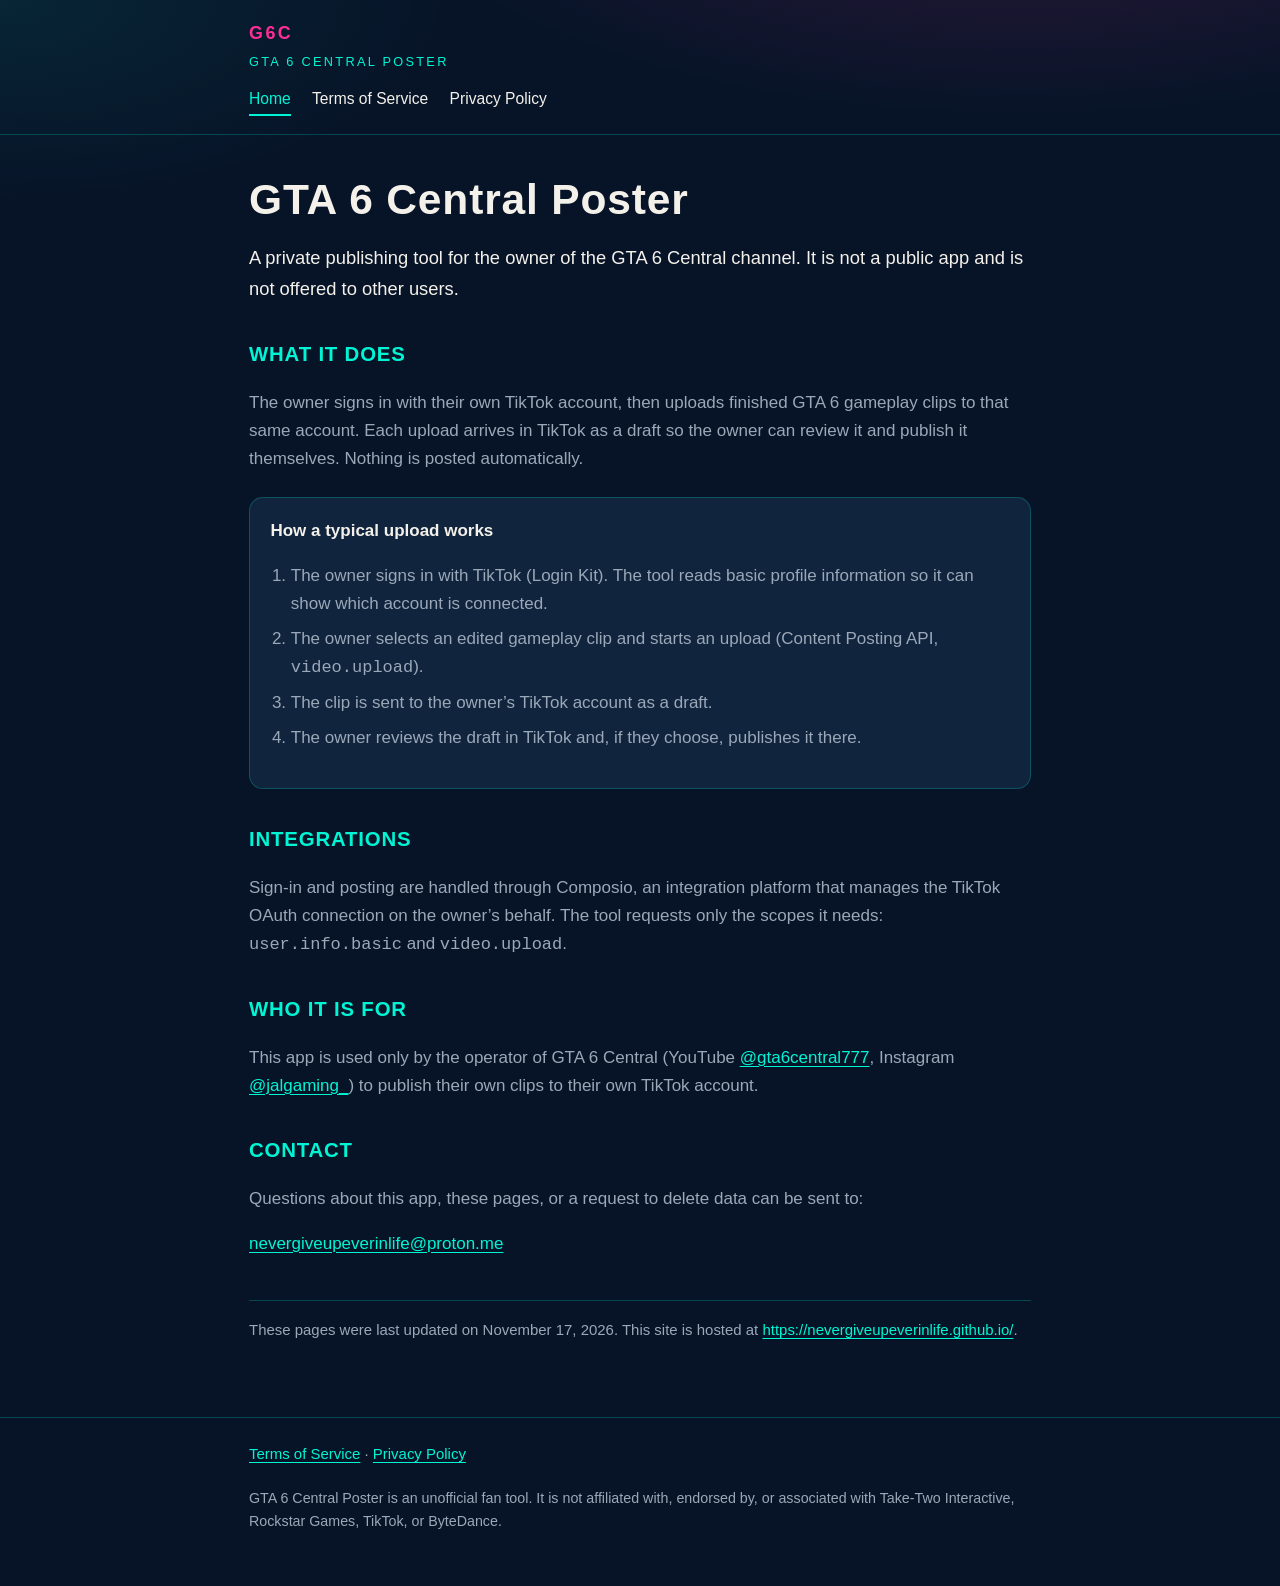
<file: index.html>
<!DOCTYPE html>
<html lang="en">
<head>
  <meta charset="utf-8">
  <meta name="viewport" content="width=device-width, initial-scale=1">
  <title>GTA 6 Central Poster</title>
  <meta name="description" content="A private tool the owner of GTA 6 Central uses to upload their own edited gameplay clips to their own TikTok account.">
  <link rel="canonical" href="https://nevergiveupeverinlife.github.io/">
  <link rel="stylesheet" href="styles.css">
</head>
<body>
  <header>
    <div class="wrap">
      <a class="brand" href="index.html">
        <span class="brand-mark">G6C</span>
        <span class="brand-sub">GTA 6 Central Poster</span>
      </a>
      <nav aria-label="Primary">
        <a href="index.html" aria-current="page">Home</a>
        <a href="terms.html">Terms of Service</a>
        <a href="privacy.html">Privacy Policy</a>
      </nav>
    </div>
  </header>

  <main class="wrap">
    <h1>GTA 6 Central Poster</h1>
    <p class="lead">A private publishing tool for the owner of the GTA 6 Central channel. It is not a public app and is not offered to other users.</p>

    <h2>What it does</h2>
    <p>The owner signs in with their own TikTok account, then uploads finished GTA 6 gameplay clips to that same account. Each upload arrives in TikTok as a draft so the owner can review it and publish it themselves. Nothing is posted automatically.</p>

    <div class="card">
      <p style="margin:0;color:var(--text)"><strong>How a typical upload works</strong></p>
      <ol>
        <li>The owner signs in with TikTok (Login Kit). The tool reads basic profile information so it can show which account is connected.</li>
        <li>The owner selects an edited gameplay clip and starts an upload (Content Posting API, <code>video.upload</code>).</li>
        <li>The clip is sent to the owner’s TikTok account as a draft.</li>
        <li>The owner reviews the draft in TikTok and, if they choose, publishes it there.</li>
      </ol>
    </div>

    <h2>Integrations</h2>
    <p>Sign-in and posting are handled through Composio, an integration platform that manages the TikTok OAuth connection on the owner’s behalf. The tool requests only the scopes it needs: <code>user.info.basic</code> and <code>video.upload</code>.</p>

    <h2>Who it is for</h2>
    <p>This app is used only by the operator of GTA 6 Central (YouTube <a href="https://www.youtube.com/@gta6central777">@gta6central777</a>, Instagram <a href="https://www.instagram.com/jalgaming_/">@jalgaming_</a>) to publish their own clips to their own TikTok account.</p>

    <h2>Contact</h2>
    <p>Questions about this app, these pages, or a request to delete data can be sent to:</p>
    <p><a href="mailto:nevergiveupeverinlife@proton.me">nevergiveupeverinlife@proton.me</a></p>

    <p class="meta">These pages were last updated on November 17, 2026. This site is hosted at <a href="https://nevergiveupeverinlife.github.io/">https://nevergiveupeverinlife.github.io/</a>.</p>
  </main>

  <footer>
    <div class="wrap">
      <div><a href="terms.html">Terms of Service</a> · <a href="privacy.html">Privacy Policy</a></div>
      <p class="disclaimer">GTA 6 Central Poster is an unofficial fan tool. It is not affiliated with, endorsed by, or associated with Take-Two Interactive, Rockstar Games, TikTok, or ByteDance.</p>
    </div>
  </footer>
</body>
</html>
</file>
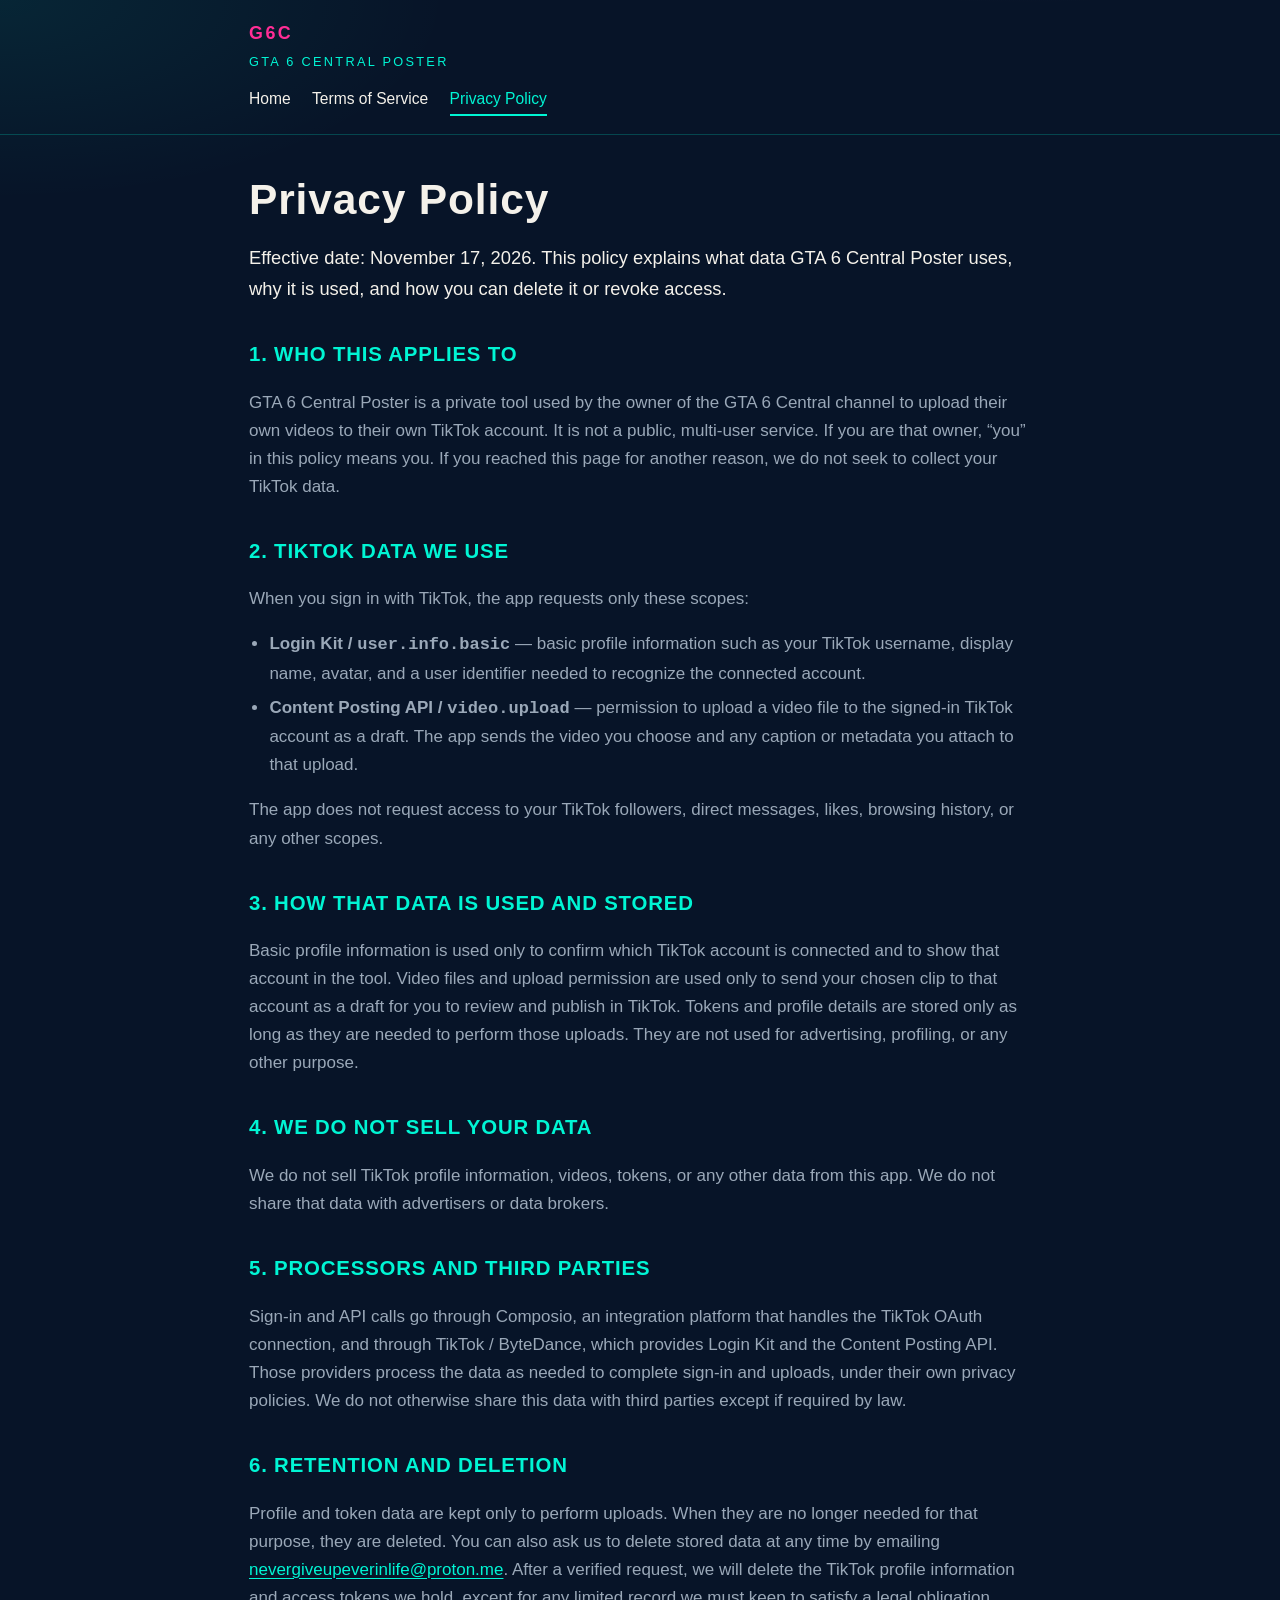
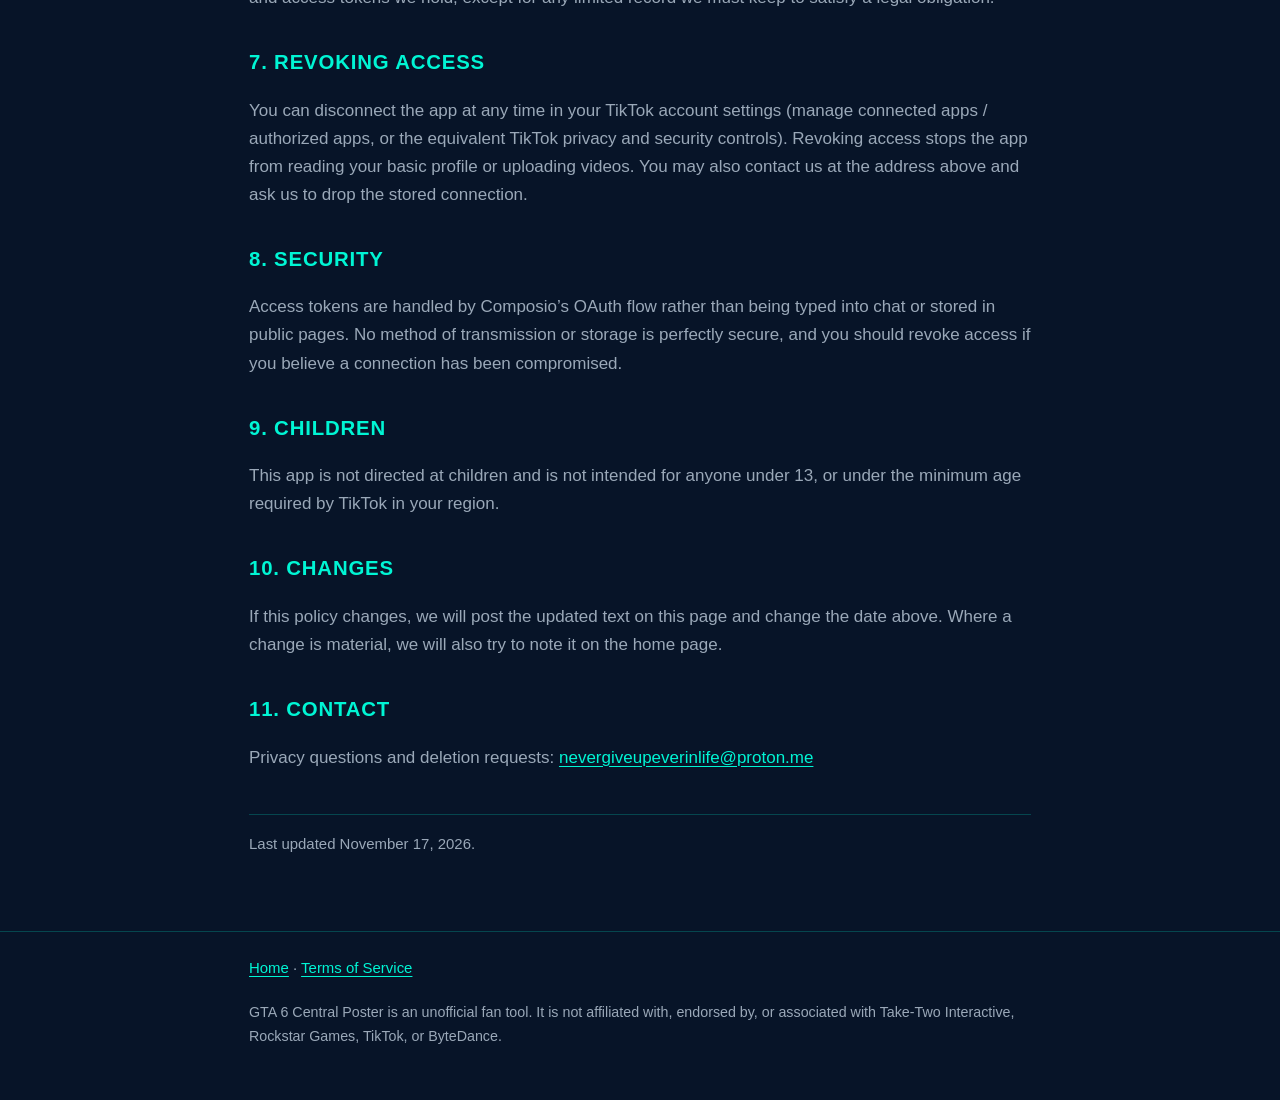
<file: privacy.html>
<!DOCTYPE html>
<html lang="en">
<head>
  <meta charset="utf-8">
  <meta name="viewport" content="width=device-width, initial-scale=1">
  <title>Privacy Policy — GTA 6 Central Poster</title>
  <meta name="description" content="Privacy Policy for GTA 6 Central Poster, covering TikTok profile and video-upload data.">
  <link rel="canonical" href="https://nevergiveupeverinlife.github.io/privacy.html">
  <link rel="stylesheet" href="styles.css">
</head>
<body>
  <header>
    <div class="wrap">
      <a class="brand" href="index.html">
        <span class="brand-mark">G6C</span>
        <span class="brand-sub">GTA 6 Central Poster</span>
      </a>
      <nav aria-label="Primary">
        <a href="index.html">Home</a>
        <a href="terms.html">Terms of Service</a>
        <a href="privacy.html" aria-current="page">Privacy Policy</a>
      </nav>
    </div>
  </header>

  <main class="wrap">
    <h1>Privacy Policy</h1>
    <p class="lead">Effective date: November 17, 2026. This policy explains what data GTA 6 Central Poster uses, why it is used, and how you can delete it or revoke access.</p>

    <h2>1. Who this applies to</h2>
    <p>GTA 6 Central Poster is a private tool used by the owner of the GTA 6 Central channel to upload their own videos to their own TikTok account. It is not a public, multi-user service. If you are that owner, “you” in this policy means you. If you reached this page for another reason, we do not seek to collect your TikTok data.</p>

    <h2>2. TikTok data we use</h2>
    <p>When you sign in with TikTok, the app requests only these scopes:</p>
    <ul>
      <li><strong>Login Kit / <code>user.info.basic</code></strong> — basic profile information such as your TikTok username, display name, avatar, and a user identifier needed to recognize the connected account.</li>
      <li><strong>Content Posting API / <code>video.upload</code></strong> — permission to upload a video file to the signed-in TikTok account as a draft. The app sends the video you choose and any caption or metadata you attach to that upload.</li>
    </ul>
    <p>The app does not request access to your TikTok followers, direct messages, likes, browsing history, or any other scopes.</p>

    <h2>3. How that data is used and stored</h2>
    <p>Basic profile information is used only to confirm which TikTok account is connected and to show that account in the tool. Video files and upload permission are used only to send your chosen clip to that account as a draft for you to review and publish in TikTok. Tokens and profile details are stored only as long as they are needed to perform those uploads. They are not used for advertising, profiling, or any other purpose.</p>

    <h2>4. We do not sell your data</h2>
    <p>We do not sell TikTok profile information, videos, tokens, or any other data from this app. We do not share that data with advertisers or data brokers.</p>

    <h2>5. Processors and third parties</h2>
    <p>Sign-in and API calls go through Composio, an integration platform that handles the TikTok OAuth connection, and through TikTok / ByteDance, which provides Login Kit and the Content Posting API. Those providers process the data as needed to complete sign-in and uploads, under their own privacy policies. We do not otherwise share this data with third parties except if required by law.</p>

    <h2>6. Retention and deletion</h2>
    <p>Profile and token data are kept only to perform uploads. When they are no longer needed for that purpose, they are deleted. You can also ask us to delete stored data at any time by emailing <a href="mailto:nevergiveupeverinlife@proton.me">nevergiveupeverinlife@proton.me</a>. After a verified request, we will delete the TikTok profile information and access tokens we hold, except for any limited record we must keep to satisfy a legal obligation.</p>

    <h2>7. Revoking access</h2>
    <p>You can disconnect the app at any time in your TikTok account settings (manage connected apps / authorized apps, or the equivalent TikTok privacy and security controls). Revoking access stops the app from reading your basic profile or uploading videos. You may also contact us at the address above and ask us to drop the stored connection.</p>

    <h2>8. Security</h2>
    <p>Access tokens are handled by Composio’s OAuth flow rather than being typed into chat or stored in public pages. No method of transmission or storage is perfectly secure, and you should revoke access if you believe a connection has been compromised.</p>

    <h2>9. Children</h2>
    <p>This app is not directed at children and is not intended for anyone under 13, or under the minimum age required by TikTok in your region.</p>

    <h2>10. Changes</h2>
    <p>If this policy changes, we will post the updated text on this page and change the date above. Where a change is material, we will also try to note it on the home page.</p>

    <h2>11. Contact</h2>
    <p>Privacy questions and deletion requests: <a href="mailto:nevergiveupeverinlife@proton.me">nevergiveupeverinlife@proton.me</a></p>

    <p class="meta">Last updated November 17, 2026.</p>
  </main>

  <footer>
    <div class="wrap">
      <div><a href="index.html">Home</a> · <a href="terms.html">Terms of Service</a></div>
      <p class="disclaimer">GTA 6 Central Poster is an unofficial fan tool. It is not affiliated with, endorsed by, or associated with Take-Two Interactive, Rockstar Games, TikTok, or ByteDance.</p>
    </div>
  </footer>
</body>
</html>
</file>
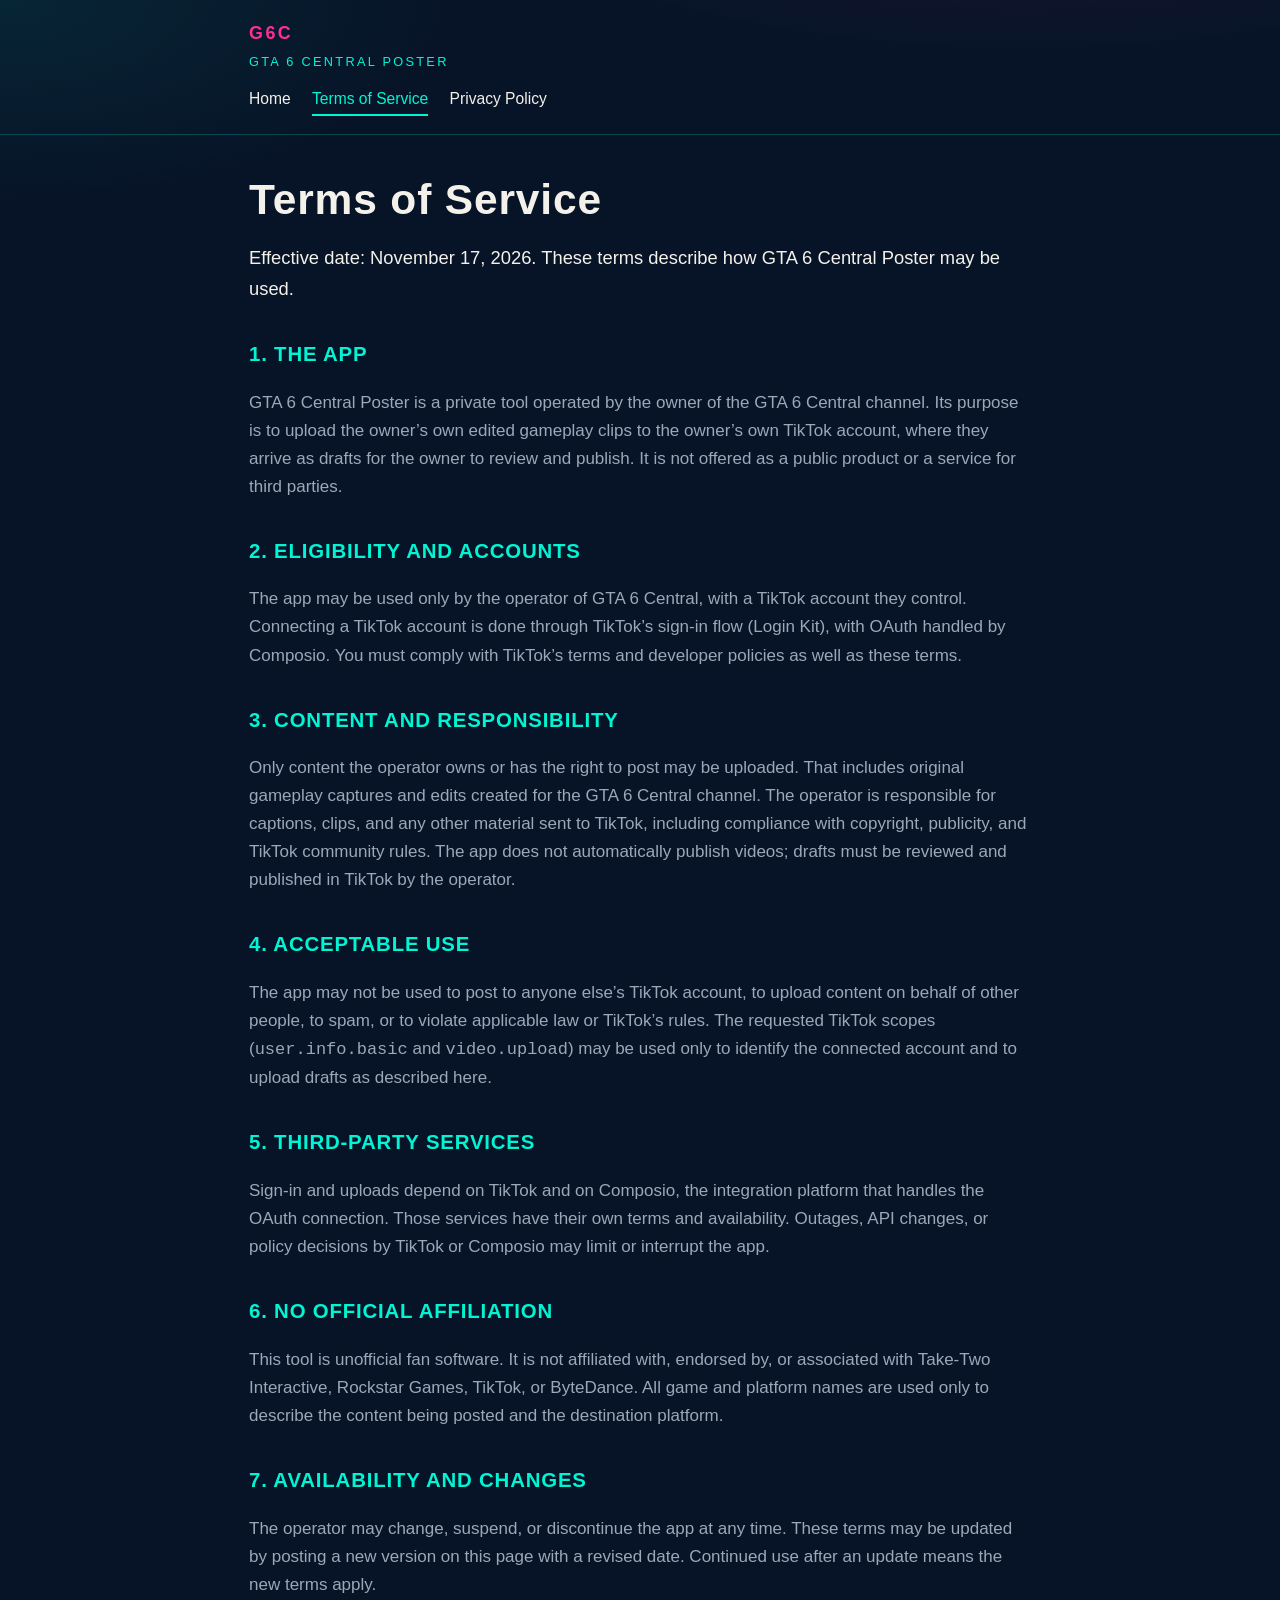
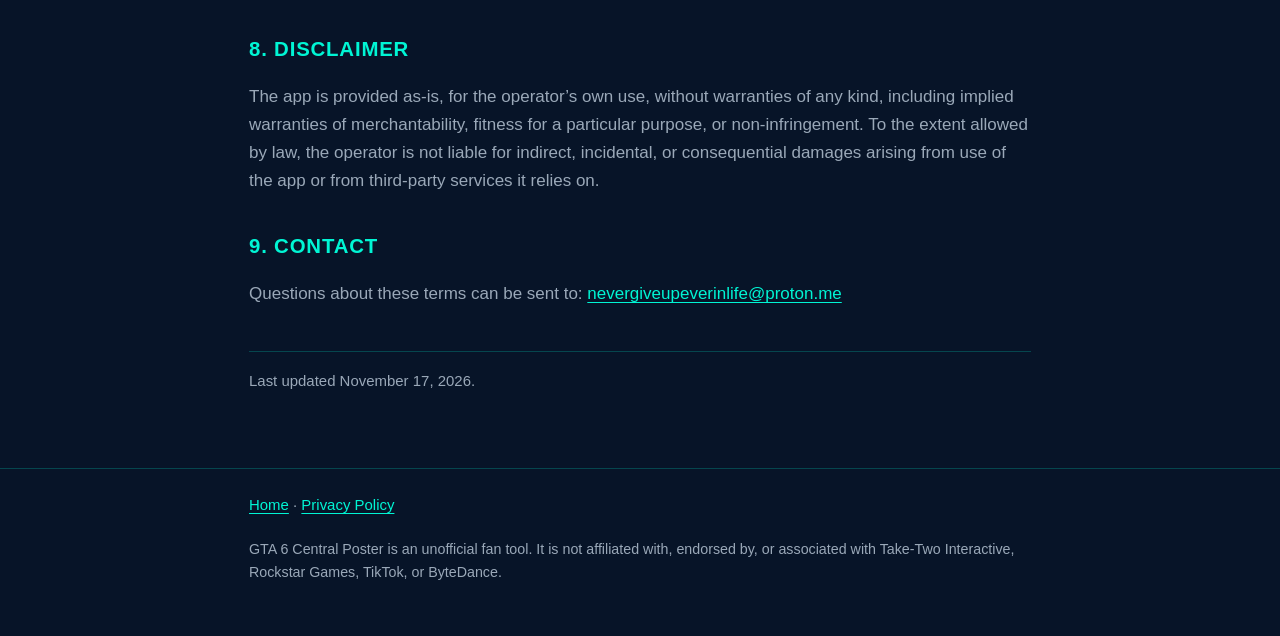
<file: terms.html>
<!DOCTYPE html>
<html lang="en">
<head>
  <meta charset="utf-8">
  <meta name="viewport" content="width=device-width, initial-scale=1">
  <title>Terms of Service — GTA 6 Central Poster</title>
  <meta name="description" content="Terms of Service for GTA 6 Central Poster, a private TikTok upload tool.">
  <link rel="canonical" href="https://nevergiveupeverinlife.github.io/terms.html">
  <link rel="stylesheet" href="styles.css">
</head>
<body>
  <header>
    <div class="wrap">
      <a class="brand" href="index.html">
        <span class="brand-mark">G6C</span>
        <span class="brand-sub">GTA 6 Central Poster</span>
      </a>
      <nav aria-label="Primary">
        <a href="index.html">Home</a>
        <a href="terms.html" aria-current="page">Terms of Service</a>
        <a href="privacy.html">Privacy Policy</a>
      </nav>
    </div>
  </header>

  <main class="wrap">
    <h1>Terms of Service</h1>
    <p class="lead">Effective date: November 17, 2026. These terms describe how GTA 6 Central Poster may be used.</p>

    <h2>1. The app</h2>
    <p>GTA 6 Central Poster is a private tool operated by the owner of the GTA 6 Central channel. Its purpose is to upload the owner’s own edited gameplay clips to the owner’s own TikTok account, where they arrive as drafts for the owner to review and publish. It is not offered as a public product or a service for third parties.</p>

    <h2>2. Eligibility and accounts</h2>
    <p>The app may be used only by the operator of GTA 6 Central, with a TikTok account they control. Connecting a TikTok account is done through TikTok’s sign-in flow (Login Kit), with OAuth handled by Composio. You must comply with TikTok’s terms and developer policies as well as these terms.</p>

    <h2>3. Content and responsibility</h2>
    <p>Only content the operator owns or has the right to post may be uploaded. That includes original gameplay captures and edits created for the GTA 6 Central channel. The operator is responsible for captions, clips, and any other material sent to TikTok, including compliance with copyright, publicity, and TikTok community rules. The app does not automatically publish videos; drafts must be reviewed and published in TikTok by the operator.</p>

    <h2>4. Acceptable use</h2>
    <p>The app may not be used to post to anyone else’s TikTok account, to upload content on behalf of other people, to spam, or to violate applicable law or TikTok’s rules. The requested TikTok scopes (<code>user.info.basic</code> and <code>video.upload</code>) may be used only to identify the connected account and to upload drafts as described here.</p>

    <h2>5. Third-party services</h2>
    <p>Sign-in and uploads depend on TikTok and on Composio, the integration platform that handles the OAuth connection. Those services have their own terms and availability. Outages, API changes, or policy decisions by TikTok or Composio may limit or interrupt the app.</p>

    <h2>6. No official affiliation</h2>
    <p>This tool is unofficial fan software. It is not affiliated with, endorsed by, or associated with Take-Two Interactive, Rockstar Games, TikTok, or ByteDance. All game and platform names are used only to describe the content being posted and the destination platform.</p>

    <h2>7. Availability and changes</h2>
    <p>The operator may change, suspend, or discontinue the app at any time. These terms may be updated by posting a new version on this page with a revised date. Continued use after an update means the new terms apply.</p>

    <h2>8. Disclaimer</h2>
    <p>The app is provided as-is, for the operator’s own use, without warranties of any kind, including implied warranties of merchantability, fitness for a particular purpose, or non-infringement. To the extent allowed by law, the operator is not liable for indirect, incidental, or consequential damages arising from use of the app or from third-party services it relies on.</p>

    <h2>9. Contact</h2>
    <p>Questions about these terms can be sent to: <a href="mailto:nevergiveupeverinlife@proton.me">nevergiveupeverinlife@proton.me</a></p>

    <p class="meta">Last updated November 17, 2026.</p>
  </main>

  <footer>
    <div class="wrap">
      <div><a href="index.html">Home</a> · <a href="privacy.html">Privacy Policy</a></div>
      <p class="disclaimer">GTA 6 Central Poster is an unofficial fan tool. It is not affiliated with, endorsed by, or associated with Take-Two Interactive, Rockstar Games, TikTok, or ByteDance.</p>
    </div>
  </footer>
</body>
</html>
</file>
<file: styles.css>
/* GTA 6 Central Poster — single stylesheet, November 17, 2026 */

:root {
  --bg: #071428;
  --bg-elevated: #0c1d33;
  --bg-card: #10243d;
  --text: #f4f1ea;
  --muted: #9aa8b8;
  --pink: #ff2d95;
  --teal: #00f5d4;
  --gold: #ffc857;
  --line: rgba(0, 245, 212, 0.22);
  --max: 46rem;
  --radius: 14px;
}

*,
*::before,
*::after {
  box-sizing: border-box;
}

html {
  font-size: 17px;
  scroll-behavior: smooth;
}

body {
  margin: 0;
  min-height: 100vh;
  color: var(--text);
  background:
    radial-gradient(1200px 500px at 80% -10%, rgba(255, 45, 149, 0.18), transparent 55%),
    radial-gradient(900px 400px at 0% 0%, rgba(0, 245, 212, 0.08), transparent 50%),
    var(--bg);
  font-family: "Segoe UI", "Helvetica Neue", Arial, sans-serif;
  line-height: 1.65;
}

a {
  color: var(--teal);
  text-decoration-thickness: 1px;
  text-underline-offset: 0.18em;
}

a:hover {
  color: var(--pink);
}

.wrap {
  width: min(var(--max), calc(100% - 2rem));
  margin: 0 auto;
}

header {
  border-bottom: 1px solid var(--line);
  padding: 1.1rem 0;
}

.brand {
  display: flex;
  flex-direction: column;
  gap: 0.15rem;
  text-decoration: none;
  color: inherit;
}

.brand-mark {
  font-weight: 800;
  letter-spacing: 0.14em;
  font-size: 1.05rem;
  color: var(--pink);
  text-transform: uppercase;
}

.brand-sub {
  font-size: 0.75rem;
  letter-spacing: 0.18em;
  text-transform: uppercase;
  color: var(--teal);
}

nav {
  display: flex;
  flex-wrap: wrap;
  gap: 0.85rem 1.25rem;
  margin-top: 0.85rem;
  font-size: 0.92rem;
}

nav a {
  color: var(--text);
  text-decoration: none;
}

nav a:hover,
nav a[aria-current="page"] {
  color: var(--teal);
}

nav a[aria-current="page"] {
  border-bottom: 2px solid var(--teal);
  padding-bottom: 0.1rem;
}

main {
  padding: 2.4rem 0 3.5rem;
}

h1 {
  margin: 0 0 0.75rem;
  font-size: clamp(1.8rem, 4vw, 2.5rem);
  line-height: 1.15;
  letter-spacing: 0.02em;
}

h2 {
  margin: 2rem 0 0.6rem;
  font-size: 1.2rem;
  letter-spacing: 0.04em;
  text-transform: uppercase;
  color: var(--teal);
}

p,
ul, ol {
  color: var(--muted);
}

p.lead {
  font-size: 1.08rem;
  color: var(--text);
}

ul, ol {
  padding-left: 1.2rem;
}

li + li {
  margin-top: 0.4rem;
}

.card {
  background: var(--bg-card);
  border: 1px solid var(--line);
  border-radius: var(--radius);
  padding: 1.15rem 1.2rem;
  margin: 1.4rem 0;
}

.meta {
  margin-top: 2.5rem;
  padding-top: 1rem;
  border-top: 1px solid var(--line);
  font-size: 0.88rem;
}

footer {
  border-top: 1px solid var(--line);
  padding: 1.4rem 0 2.2rem;
  color: var(--muted);
  font-size: 0.88rem;
}

footer .wrap {
  display: flex;
  flex-direction: column;
  gap: 0.35rem;
}

.disclaimer {
  font-size: 0.84rem;
}
</file>
